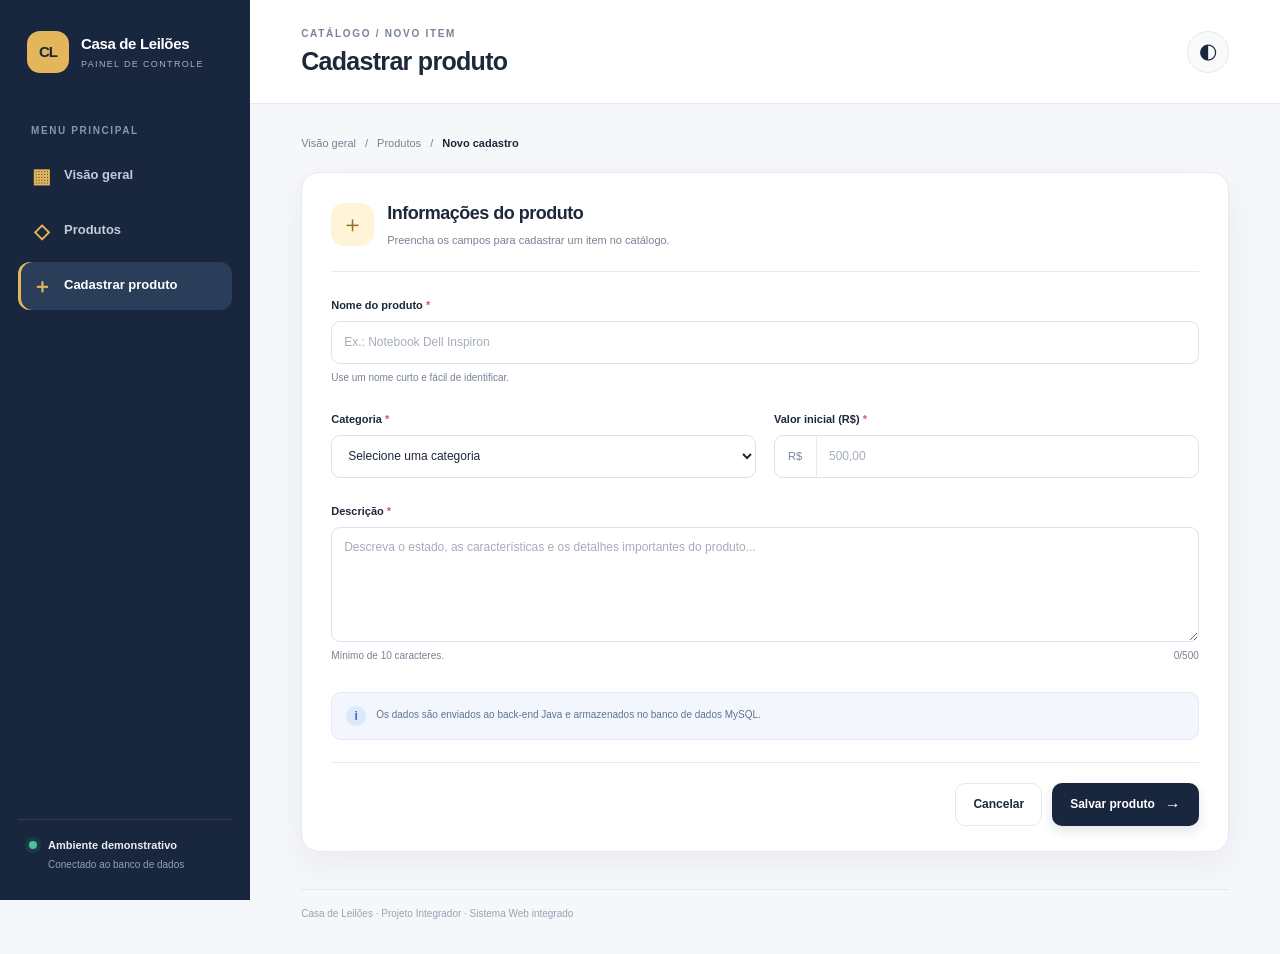
<file: target/classes/static/cadastro.html>
<!DOCTYPE html>
<html lang="pt-BR">
<head>
  <meta charset="UTF-8"><meta name="viewport" content="width=device-width, initial-scale=1.0">
  <meta name="description" content="Formulário para cadastro de produto na Casa de Leilões.">
  <title>Cadastrar produto | Casa de Leilões</title>
  <link rel="stylesheet" href="assets/css/style.css">
  <script src="assets/js/app.js" defer></script><script src="assets/js/cadastro.js" defer></script>
</head>
<body data-page="cadastro">
<div class="app-shell">
  <aside class="sidebar">
    <a class="brand" href="index.html"><span class="brand-mark">CL</span><span><strong>Casa de Leilões</strong><small>PAINEL DE CONTROLE</small></span></a>
    <div class="menu-label">MENU PRINCIPAL</div>
    <nav class="menu" aria-label="Navegação principal"><a class="nav-link" data-nav="home" href="index.html"><span class="nav-icon">▦</span> Visão geral</a><a class="nav-link" data-nav="produtos" href="produtos.html"><span class="nav-icon">◇</span> Produtos</a><a class="nav-link" data-nav="cadastro" href="cadastro.html"><span class="nav-icon">＋</span> Cadastrar produto</a></nav>
    <div class="sidebar-bottom"><div class="status-dot"></div><div><strong>Ambiente demonstrativo</strong><small>Conectado ao banco de dados</small></div></div>
  </aside>
  <main class="main-content">
    <header class="topbar"><div><p class="eyebrow">CATÁLOGO / NOVO ITEM</p><h1>Cadastrar produto</h1></div><button class="avatar" id="themeToggle" type="button" aria-label="Alternar tema" title="Alternar tema">◐</button></header>
    <div class="content-wrap narrow-content">
      <div class="breadcrumb"><a href="index.html">Visão geral</a><span>/</span><a href="produtos.html">Produtos</a><span>/</span><strong>Novo cadastro</strong></div>
      <section class="form-panel">
        <div class="form-heading"><div class="form-heading-icon">＋</div><div><h2>Informações do produto</h2><p>Preencha os campos para cadastrar um item no catálogo.</p></div></div>
        <form id="productForm" novalidate>
          <div class="form-grid">
            <div class="form-field full-width"><label for="name">Nome do produto <span class="required">*</span></label><input id="name" name="name" type="text" maxlength="70" placeholder="Ex.: Notebook Dell Inspiron" required><small class="field-help">Use um nome curto e fácil de identificar.</small><span class="field-error" data-error="name"></span></div>
            <div class="form-field"><label for="category">Categoria <span class="required">*</span></label><select id="category" name="category" required><option value="">Selecione uma categoria</option><option>Informática</option><option>Eletrônicos</option><option>Casa</option><option>Esporte</option><option>Colecionáveis</option><option>Outros</option></select><span class="field-error" data-error="category"></span></div>
            <div class="form-field"><label for="initialValue">Valor inicial (R$) <span class="required">*</span></label><div class="input-prefix"><span>R$</span><input id="initialValue" name="initialValue" type="number" min="0.01" step="0.01" placeholder="500,00" required></div><span class="field-error" data-error="initialValue"></span></div>
            <div class="form-field full-width"><label for="description">Descrição <span class="required">*</span></label><textarea id="description" name="description" rows="4" maxlength="500" placeholder="Descreva o estado, as características e os detalhes importantes do produto..." required></textarea><div class="field-foot"><small class="field-help">Mínimo de 10 caracteres.</small><small id="descriptionCount">0/500</small></div><span class="field-error" data-error="description"></span></div>
          </div>
          <div class="notice"><span>i</span><p>Os dados são enviados ao back-end Java e armazenados no banco de dados MySQL.</p></div>
          <div class="form-actions"><a class="button button-secondary" href="produtos.html">Cancelar</a><button class="button button-primary" type="submit">Salvar produto <span>→</span></button></div>
        </form>
      </section>
      <footer class="page-footer">Casa de Leilões · Projeto Integrador · Sistema Web integrado</footer>
    </div>
  </main>
</div>
<div class="toast" id="toast" role="status" aria-live="polite"></div>
</body>
</html>
</file>
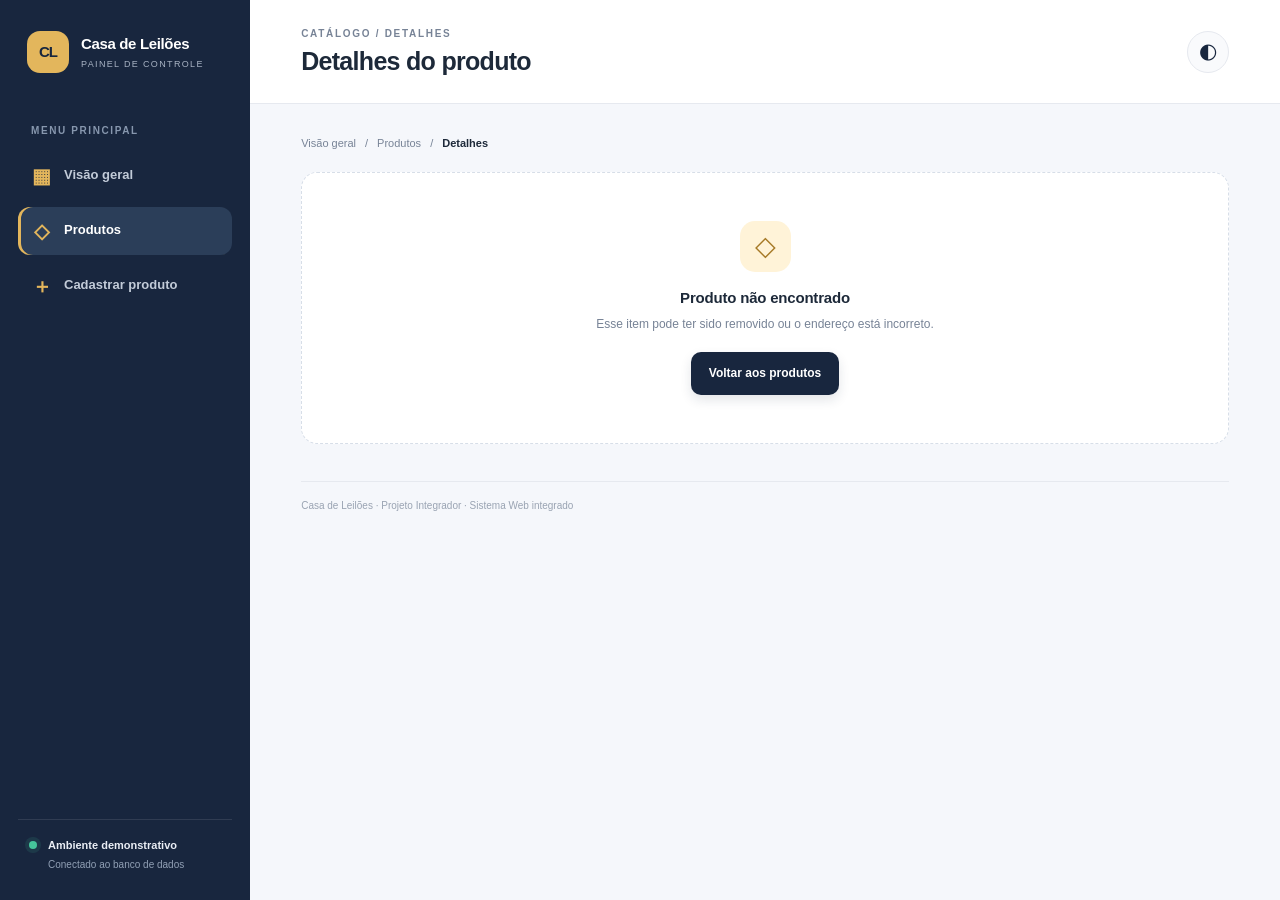
<file: target/classes/static/detalhes.html>
<!DOCTYPE html>
<html lang="pt-BR">
<head>
  <meta charset="UTF-8"><meta name="viewport" content="width=device-width, initial-scale=1.0">
  <meta name="description" content="Detalhes de um produto e registro de lances na Casa de Leilões.">
  <title>Detalhes do produto | Casa de Leilões</title>
  <link rel="stylesheet" href="assets/css/style.css">
  <script src="assets/js/app.js" defer></script><script src="assets/js/detalhes.js" defer></script>
</head>
<body data-page="produtos">
<div class="app-shell">
  <aside class="sidebar">
    <a class="brand" href="index.html"><span class="brand-mark">CL</span><span><strong>Casa de Leilões</strong><small>PAINEL DE CONTROLE</small></span></a>
    <div class="menu-label">MENU PRINCIPAL</div>
    <nav class="menu" aria-label="Navegação principal"><a class="nav-link" data-nav="home" href="index.html"><span class="nav-icon">▦</span> Visão geral</a><a class="nav-link" data-nav="produtos" href="produtos.html"><span class="nav-icon">◇</span> Produtos</a><a class="nav-link" data-nav="cadastro" href="cadastro.html"><span class="nav-icon">＋</span> Cadastrar produto</a></nav>
    <div class="sidebar-bottom"><div class="status-dot"></div><div><strong>Ambiente demonstrativo</strong><small>Conectado ao banco de dados</small></div></div>
  </aside>
  <main class="main-content">
    <header class="topbar"><div><p class="eyebrow">CATÁLOGO / DETALHES</p><h1>Detalhes do produto</h1></div><button class="avatar" id="themeToggle" type="button" aria-label="Alternar tema" title="Alternar tema">◐</button></header>
    <div class="content-wrap">
      <div class="breadcrumb"><a href="index.html">Visão geral</a><span>/</span><a href="produtos.html">Produtos</a><span>/</span><strong>Detalhes</strong></div>
      <div id="detailNotFound" class="empty-state hidden"><span class="empty-icon">◇</span><h3>Produto não encontrado</h3><p>Esse item pode ter sido removido ou o endereço está incorreto.</p><a class="button button-primary" href="produtos.html">Voltar aos produtos</a></div>
      <div id="detailContent" class="detail-layout">
        <section class="detail-main">
          <div class="detail-hero" id="detailHero"><span class="detail-emoji" id="detailEmoji">◇</span><span class="detail-category" id="detailCategory">Categoria</span></div>
          <div class="detail-title-row"><div><span class="status-badge" id="detailStatus">Ativo</span><h2 id="detailName">Nome do produto</h2></div><a class="back-link" href="produtos.html">← Voltar</a></div>
          <section class="detail-section"><h3>Sobre o produto</h3><p id="detailDescription"></p></section>
          <section class="detail-section"><div class="section-heading compact"><div><h3>Histórico de lances</h3><p class="section-description">Ofertas registradas para este produto.</p></div><span class="history-count" id="bidCount">0 lances</span></div><div id="bidHistory" class="bid-history"></div></section>
        </section>
        <aside class="detail-side">
          <div class="bid-card"><p class="eyebrow">VALOR ATUAL</p><div class="current-value" id="currentValue">R$ 0,00</div><div class="value-row"><span>Valor inicial</span><strong id="startValue">R$ 0,00</strong></div><div class="value-row"><span>Ofertas recebidas</span><strong id="totalBids">0</strong></div><div class="divider-line"></div>
            <form id="bidForm"><h3>Faça um lance</h3><div class="form-field"><label for="bidderName">Seu nome</label><input type="text" id="bidderName" name="bidderName" maxlength="60" placeholder="Nome do participante" required><span class="field-error" data-error="bidderName"></span></div><div class="form-field"><label for="bidValue">Valor do lance (R$)</label><input type="number" id="bidValue" name="bidValue" min="0.01" step="0.01" required><small class="field-help" id="minimumBidHelp"></small><span class="field-error" data-error="bidValue"></span></div><button class="button button-primary button-full" id="bidSubmit" type="submit">Registrar lance <span>→</span></button></form>
            <button class="button button-danger-outline button-full hidden" id="sellButton" type="button">✓ Marcar como vendido</button><p class="card-footnote" id="bidFootnote">O lance deve superar o valor atual do produto.</p>
          </div>
          <div class="tip-card"><span>✦</span><div><strong>Dica</strong><p>Os lances devem ser maiores que o valor inicial e que a maior oferta registrada.</p></div></div>
        </aside>
      </div>
      <footer class="page-footer">Casa de Leilões · Projeto Integrador · Sistema Web integrado</footer>
    </div>
  </main>
</div>
<div class="toast" id="toast" role="status" aria-live="polite"></div>
</body>
</html>
</file>
<file: target/classes/static/assets/css/style.css>
:root {
  --navy: #18263e;
  --navy-2: #223651;
  --gold: #e3b65c;
  --gold-dark: #ba8731;
  --ink: #1d2939;
  --muted: #778396;
  --muted-2: #a0a9b6;
  --line: #e6e9ef;
  --bg: #f5f7fb;
  --surface: #ffffff;
  --surface-2: #f9fafc;
  --green: #16866a;
  --green-bg: #e3f6ef;
  --red: #b94a54;
  --red-bg: #fff0f0;
  --blue-bg: #e8f0ff;
  --purple-bg: #f0eaff;
  --gold-bg: #fff3d8;
  --radius: 18px;
  --shadow: 0 12px 34px rgba(28, 45, 72, .055);
}

* { box-sizing: border-box; }
html { scroll-behavior: smooth; }
body { margin: 0; background: var(--bg); color: var(--ink); font-family: 'Segoe UI', Arial, sans-serif; font-size: 14px; line-height: 1.55; }
a { color: inherit; text-decoration: none; }
button, input, select, textarea { font: inherit; }
button, a, input, select, textarea { -webkit-tap-highlight-color: transparent; }
button:focus-visible, a:focus-visible, input:focus-visible, select:focus-visible, textarea:focus-visible { outline: 3px solid rgba(227, 182, 92, .7); outline-offset: 2px; }
button { cursor: pointer; }
.hidden { display: none !important; }
.sr-only { position: absolute; width: 1px; height: 1px; padding: 0; margin: -1px; overflow: hidden; clip: rect(0, 0, 0, 0); white-space: nowrap; border: 0; }

.app-shell { min-height: 100vh; }
.sidebar { position: fixed; inset: 0 auto 0 0; z-index: 10; display: flex; flex-direction: column; width: 250px; padding: 28px 18px 18px; color: #fff; background: var(--navy); }
.brand { display: flex; align-items: center; gap: 12px; min-height: 48px; padding: 0 9px; }
.brand-mark { display: grid; place-items: center; width: 42px; height: 42px; border-radius: 13px; background: var(--gold); color: var(--navy); font-family: 'Segoe UI', Arial, sans-serif; font-weight: 800; font-size: 15px; letter-spacing: -1px; }
.brand strong { display: block; font-family: 'Segoe UI', Arial, sans-serif; font-size: 15px; font-weight: 800; letter-spacing: -.35px; }
.brand small { display: block; margin-top: 2px; color: #a7b2c3; font-size: 9px; letter-spacing: 1.35px; }
.menu-label { margin: 47px 13px 13px; color: #8797ae; font-size: 10px; font-weight: 700; letter-spacing: 1.6px; }
.menu { display: grid; gap: 7px; }
.nav-link { display: flex; align-items: center; gap: 13px; min-height: 48px; padding: 0 14px; border-radius: 12px; color: #c2cbd8; font-size: 13px; font-weight: 600; transition: .18s ease; }
.nav-link:hover { background: rgba(255,255,255,.07); color: #fff; }
.nav-link.active { background: #2b3e59; color: #fff; box-shadow: inset 3px 0 var(--gold); }
.nav-icon { width: 19px; text-align: center; color: var(--gold); font-size: 20px; line-height: 1; }
.sidebar-bottom { display: flex; align-items: flex-start; gap: 11px; margin-top: auto; padding: 17px 11px 10px; border-top: 1px solid rgba(255,255,255,.1); }
.sidebar-bottom strong { display: block; color: #e9edf4; font-size: 11px; font-weight: 600; }
.sidebar-bottom small { display: block; margin-top: 4px; color: #91a0b5; font-size: 10px; line-height: 1.4; }
.status-dot { width: 8px; height: 8px; margin-top: 4px; border-radius: 50%; background: #45c59b; box-shadow: 0 0 0 4px rgba(69,197,155,.12); flex: 0 0 8px; }

.main-content { min-height: 100vh; margin-left: 250px; }
.topbar { display: flex; align-items: center; justify-content: space-between; min-height: 104px; padding: 20px clamp(25px, 4vw, 58px); background: var(--surface); border-bottom: 1px solid var(--line); }
.eyebrow { margin: 0 0 5px; color: var(--muted); font-size: 10px; font-weight: 700; letter-spacing: 1.7px; }
h1, h2, h3, p { margin-top: 0; }
h1, h2, h3 { color: var(--ink); font-family: 'Segoe UI', Arial, sans-serif; }
h1 { margin: 0; font-size: 25px; line-height: 1.25; font-weight: 800; letter-spacing: -.7px; }
h2 { margin: 0; font-size: 21px; font-weight: 800; letter-spacing: -.5px; }
h3 { margin: 0; font-size: 15px; font-weight: 800; letter-spacing: -.2px; }
.avatar { display: grid; place-items: center; width: 42px; height: 42px; border: 1px solid var(--line); border-radius: 50%; background: var(--surface-2); color: var(--navy); font-size: 21px; }
.avatar:hover { border-color: var(--gold); background: var(--gold-bg); }
.content-wrap { max-width: 1480px; margin: 0 auto; padding: 31px clamp(25px, 4vw, 58px) 32px; }
.narrow-content { max-width: 1140px; }

.welcome-banner { position: relative; display: flex; align-items: center; justify-content: space-between; min-height: 247px; overflow: hidden; padding: 33px 38px; border-radius: 22px; background: linear-gradient(112deg, #18263e 0%, #223954 76%, #2f4d68 100%); color: white; box-shadow: 0 18px 36px rgba(24,38,62,.16); }
.welcome-copy { position: relative; z-index: 2; max-width: 590px; }
.pill { display: inline-flex; align-items: center; border-radius: 999px; font-size: 9px; font-weight: 700; letter-spacing: 1.2px; }
.pill-light { padding: 7px 10px; border: 1px solid rgba(227,182,92,.42); background: rgba(227,182,92,.13); color: #f5d78f; }
.welcome-banner h2 { max-width: 490px; margin: 15px 0 9px; color: #fff; font-size: clamp(25px, 3vw, 34px); letter-spacing: -1.1px; line-height: 1.2; }
.welcome-banner p { max-width: 490px; margin-bottom: 23px; color: #c4cfdd; font-size: 13px; line-height: 1.7; }
.welcome-art { position: absolute; top: 0; right: 10px; width: 340px; height: 100%; opacity: .98; }
.art-circle { position: absolute; border: 1px solid rgba(255,255,255,.13); border-radius: 50%; }
.circle-one { width: 260px; height: 260px; top: -12px; right: 3px; }
.circle-two { width: 180px; height: 180px; top: 26px; right: 43px; }
.auction-hammer { position: absolute; top: 53px; right: 89px; display: grid; place-items: center; width: 108px; height: 108px; border-radius: 33px; background: linear-gradient(140deg, #f1d18d, #d6a746); color: #243449; font-size: 51px; transform: rotate(-9deg); box-shadow: 0 21px 38px rgba(0,0,0,.18); }
.art-tag { position: absolute; right: 3px; bottom: 32px; padding: 11px 18px; border: 1px solid rgba(255,255,255,.24); border-radius: 12px; background: rgba(255,255,255,.12); color: #dbe3ec; font-size: 9px; letter-spacing: 1.5px; line-height: 1.6; transform: rotate(5deg); backdrop-filter: blur(8px); }
.art-tag strong { color: #f4d58b; font-size: 13px; letter-spacing: 1px; }
.button { display: inline-flex; justify-content: center; align-items: center; gap: 10px; min-height: 43px; padding: 0 17px; border: 1px solid transparent; border-radius: 10px; font-size: 12px; font-weight: 700; transition: transform .15s ease, box-shadow .15s ease, background .15s ease; cursor: pointer; }
.button:hover { transform: translateY(-1px); }
.button span { font-size: 16px; line-height: 1; }
.button-primary { background: var(--navy); color: #fff; box-shadow: 0 5px 12px rgba(24,38,62,.12); }
.button-primary:hover { background: #2c405d; box-shadow: 0 8px 16px rgba(24,38,62,.17); }
.button-light { background: var(--gold); color: #1b2a40; }
.button-light:hover { background: #f0ca7a; }
.button-secondary { border-color: var(--line); background: var(--surface); color: var(--ink); }
.button-secondary:hover { border-color: #c7cfda; background: var(--surface-2); }
.button-danger-outline { border-color: #edc4c6; background: var(--surface); color: var(--red); }
.button-danger-outline:hover { background: var(--red-bg); }
.button-full { width: 100%; }

.stats-grid { display: grid; grid-template-columns: repeat(4, minmax(0, 1fr)); gap: 15px; margin-top: 22px; }
.stat-card { min-width: 0; padding: 19px 20px 17px; border: 1px solid var(--line); border-radius: 15px; background: var(--surface); box-shadow: var(--shadow); }
.stat-top { display: flex; align-items: center; justify-content: space-between; gap: 7px; }
.stat-icon { display: grid; place-items: center; width: 34px; height: 34px; border-radius: 10px; font-size: 20px; font-weight: 700; }
.icon-blue { background: var(--blue-bg); color: #396ac5; }
.icon-green { background: var(--green-bg); color: var(--green); }
.icon-gold { background: var(--gold-bg); color: #ac781d; }
.icon-purple { background: var(--purple-bg); color: #7d55c4; }
.stat-caption { color: #9aa3b1; font-size: 8px; font-weight: 700; letter-spacing: 1.2px; text-align: right; }
.stat-value { margin: 16px 0 0; color: var(--ink); font-family: 'Segoe UI', Arial, sans-serif; font-size: 28px; font-weight: 800; line-height: 1.1; letter-spacing: -.8px; }
.stat-label { margin: 5px 0 0; color: var(--muted); font-size: 11px; }

.section-block { margin-top: 35px; }
.section-heading { display: flex; align-items: flex-end; justify-content: space-between; gap: 18px; margin-bottom: 18px; }
.section-heading .eyebrow { margin-bottom: 5px; }
.section-description { margin: 6px 0 0; color: var(--muted); font-size: 12px; line-height: 1.6; }
.text-link { flex: 0 0 auto; color: var(--gold-dark); font-size: 12px; font-weight: 700; }
.text-link span { margin-left: 4px; font-size: 16px; }
.text-link:hover { color: var(--navy); }
.product-grid { display: grid; grid-template-columns: repeat(3, minmax(0, 1fr)); gap: 17px; }
.product-card { min-width: 0; overflow: hidden; border: 1px solid var(--line); border-radius: 16px; background: var(--surface); box-shadow: var(--shadow); transition: transform .18s ease, box-shadow .18s ease; }
.product-card:hover { transform: translateY(-3px); box-shadow: 0 15px 36px rgba(28,45,72,.1); }
.product-visual { position: relative; display: grid; place-items: center; height: 148px; overflow: hidden; }
.product-visual::before { position: absolute; width: 160px; height: 160px; border: 1px solid rgba(60,80,110,.1); border-radius: 50%; content: ""; }
.product-visual::after { position: absolute; width: 100px; height: 100px; border: 1px solid rgba(60,80,110,.1); border-radius: 50%; content: ""; }
.visual-blue { background: linear-gradient(135deg, #e5efff, #f1f4fa); }
.visual-purple { background: linear-gradient(135deg, #eee8ff, #f8f5ff); }
.visual-gold { background: linear-gradient(135deg, #fff0d4, #fff8ec); }
.visual-green { background: linear-gradient(135deg, #def4e9, #f3faf6); }
.visual-rose { background: linear-gradient(135deg, #ffe7e8, #fff6f6); }
.product-emoji { position: relative; z-index: 1; display: grid; place-items: center; width: 84px; height: 84px; border: 1px solid rgba(255,255,255,.8); border-radius: 25px; background: rgba(255,255,255,.63); font-size: 43px; box-shadow: 0 13px 25px rgba(31,47,72,.08); }
.status-badge { display: inline-flex; align-items: center; width: max-content; max-width: 100%; padding: 5px 9px; border-radius: 7px; font-size: 10px; font-weight: 700; line-height: 1; }
.product-visual .status-badge { position: absolute; top: 13px; right: 13px; z-index: 2; }
.status-active { background: var(--green-bg); color: var(--green); }
.status-sold { background: var(--red-bg); color: var(--red); }
.product-card-body { padding: 17px; }
.product-category { margin-bottom: 5px; color: var(--gold-dark); font-size: 10px; font-weight: 700; }
.product-card h3 { overflow: hidden; margin-bottom: 7px; text-overflow: ellipsis; white-space: nowrap; font-size: 15px; }
.product-description { display: -webkit-box; min-height: 41px; overflow: hidden; margin-bottom: 17px; color: var(--muted); font-size: 11px; line-height: 1.65; -webkit-box-orient: vertical; -webkit-line-clamp: 2; }
.product-price-row { display: flex; align-items: flex-end; justify-content: space-between; gap: 8px; margin-bottom: 15px; padding-top: 12px; border-top: 1px solid var(--line); }
.price-label { display: block; margin-bottom: 3px; color: var(--muted); font-size: 10px; }
.product-price { display: block; color: var(--ink); font-family: 'Segoe UI', Arial, sans-serif; font-size: 17px; font-weight: 800; white-space: nowrap; }
.bid-count { color: var(--muted); font-size: 10px; white-space: nowrap; }
.page-footer { margin-top: 37px; padding-top: 16px; border-top: 1px solid var(--line); color: #99a3b2; font-size: 10px; }

.page-intro-row { display: flex; align-items: center; justify-content: space-between; gap: 20px; margin-bottom: 22px; }
.page-intro-row h2 { font-size: 22px; }
.filter-panel { display: grid; grid-template-columns: minmax(200px, 1.8fr) minmax(160px, .85fr) minmax(145px, .7fr); gap: 12px; margin-bottom: 13px; padding: 15px; border: 1px solid var(--line); border-radius: 15px; background: var(--surface); }
.search-box { display: flex; align-items: center; gap: 10px; min-width: 0; padding: 0 12px; border: 1px solid var(--line); border-radius: 9px; background: var(--surface-2); color: var(--muted); }
.search-box span { font-size: 23px; line-height: 1; }
.search-box input { width: 100%; min-width: 0; height: 40px; border: 0; outline: 0; background: transparent; color: var(--ink); font-size: 12px; }
.select-wrap select { width: 100%; height: 42px; padding: 0 30px 0 12px; border: 1px solid var(--line); border-radius: 9px; background: var(--surface-2); color: var(--ink); font-size: 12px; }
.results-meta { display: flex; justify-content: space-between; gap: 12px; margin: 16px 2px; color: var(--ink); font-size: 11px; font-weight: 700; }
.results-note { color: var(--muted); font-weight: 400; }

.breadcrumb { display: flex; flex-wrap: wrap; align-items: center; gap: 9px; margin-bottom: 20px; color: var(--muted); font-size: 11px; }
.breadcrumb a:hover { color: var(--gold-dark); }
.breadcrumb strong { color: var(--ink); font-weight: 700; }
.form-panel { padding: 27px 29px 25px; border: 1px solid var(--line); border-radius: 18px; background: var(--surface); box-shadow: var(--shadow); }
.form-heading { display: flex; align-items: center; gap: 13px; margin-bottom: 25px; padding-bottom: 22px; border-bottom: 1px solid var(--line); }
.form-heading-icon { display: grid; place-items: center; width: 43px; height: 43px; border-radius: 13px; background: var(--gold-bg); color: #9c6e22; font-size: 23px; }
.form-heading h2 { margin-bottom: 4px; font-size: 18px; }
.form-heading p { margin: 0; color: var(--muted); font-size: 11px; }
.form-grid { display: grid; grid-template-columns: repeat(2, minmax(0, 1fr)); gap: 20px 18px; }
.form-field { display: flex; flex-direction: column; min-width: 0; }
.form-field label { margin-bottom: 7px; color: var(--ink); font-size: 11px; font-weight: 700; }
.required { color: #ca5d62; }
.form-field input, .form-field select, .form-field textarea { width: 100%; max-width: 100%; min-height: 43px; padding: 10px 12px; border: 1px solid #dce2ea; border-radius: 9px; outline: none; background: var(--surface); color: var(--ink); font-size: 12px; transition: border .15s ease, box-shadow .15s ease; }
.form-field textarea { min-height: 115px; resize: vertical; line-height: 1.6; }
.form-field input:focus, .form-field select:focus, .form-field textarea:focus { border-color: #d5a545; box-shadow: 0 0 0 3px rgba(227,182,92,.16); }
.form-field [aria-invalid="true"] { border-color: #cb5e63; }
.form-field input::placeholder, .form-field textarea::placeholder { color: #a4adba; }
.full-width { grid-column: 1 / -1; }
.field-help { margin-top: 6px; color: var(--muted); font-size: 10px; }
.field-error { min-height: 0; margin-top: 5px; color: var(--red); font-size: 10px; }
.input-prefix { position: relative; }
.input-prefix > span { position: absolute; top: 0; left: 0; display: grid; place-items: center; width: 43px; height: 43px; border-right: 1px solid var(--line); color: var(--muted); font-size: 11px; }
.input-prefix input { padding-left: 54px; }
.field-foot { display: flex; justify-content: space-between; gap: 10px; }
.field-foot > small:last-child { margin-top: 6px; color: var(--muted); font-size: 10px; }
.notice { display: flex; align-items: flex-start; gap: 10px; margin-top: 24px; padding: 13px 14px; border: 1px solid #dfe9f7; border-radius: 10px; background: #f3f7fd; }
.notice > span { display: grid; place-items: center; width: 20px; height: 20px; flex: 0 0 20px; border-radius: 50%; background: #dbe9fc; color: #3d6dba; font-size: 12px; font-weight: 800; }
.notice p { margin: 0; color: #60748e; font-size: 10px; line-height: 1.7; }
.form-actions { display: flex; justify-content: flex-end; gap: 10px; margin-top: 22px; padding-top: 20px; border-top: 1px solid var(--line); }

.detail-layout { display: grid; grid-template-columns: minmax(0, 1.55fr) minmax(290px, .8fr); gap: 22px; align-items: start; }
.detail-main { min-width: 0; }
.detail-hero { position: relative; display: grid; place-items: center; min-height: 235px; overflow: hidden; border-radius: 19px; }
.detail-hero::before, .detail-hero::after { position: absolute; border: 1px solid rgba(50,70,100,.12); border-radius: 50%; content: ""; }
.detail-hero::before { width: 270px; height: 270px; }
.detail-hero::after { width: 190px; height: 190px; }
.detail-emoji { position: relative; z-index: 1; display: grid; place-items: center; width: 118px; height: 118px; border: 1px solid rgba(255,255,255,.8); border-radius: 32px; background: rgba(255,255,255,.64); font-size: 62px; box-shadow: 0 18px 40px rgba(31,47,72,.09); }
.detail-category { position: absolute; right: 20px; bottom: 18px; z-index: 1; padding: 7px 11px; border-radius: 8px; background: rgba(255,255,255,.75); color: var(--ink); font-size: 10px; font-weight: 700; }
.detail-title-row { display: flex; align-items: flex-start; justify-content: space-between; gap: 12px; margin: 22px 0 19px; }
.detail-title-row h2 { margin-top: 9px; font-size: 25px; }
.back-link { margin-top: 9px; color: var(--muted); font-size: 11px; font-weight: 700; white-space: nowrap; }
.back-link:hover { color: var(--gold-dark); }
.detail-section { margin-top: 19px; padding: 22px; border: 1px solid var(--line); border-radius: 15px; background: var(--surface); }
.detail-section > p { margin: 11px 0 0; color: var(--muted); font-size: 12px; line-height: 1.8; white-space: pre-line; }
.section-heading.compact { align-items: center; margin: 0 0 12px; }
.section-heading.compact h3 { font-size: 15px; }
.history-count { color: var(--muted); font-size: 10px; white-space: nowrap; }
.bid-history { display: grid; }
.bid-row { display: flex; align-items: center; gap: 11px; min-width: 0; padding: 13px 0; border-top: 1px solid var(--line); }
.bid-avatar { display: grid; place-items: center; width: 35px; height: 35px; flex: 0 0 35px; border-radius: 50%; background: var(--blue-bg); color: #426db4; font-size: 12px; font-weight: 800; }
.bid-person { display: grid; gap: 3px; min-width: 0; flex: 1; }
.bid-person strong { overflow: hidden; color: var(--ink); font-size: 11px; text-overflow: ellipsis; white-space: nowrap; }
.bid-person small { color: var(--muted); font-size: 10px; }
.bid-amount { color: var(--green); font-family: 'Segoe UI', Arial, sans-serif; font-size: 12px; white-space: nowrap; }
.no-bids { display: flex; align-items: center; gap: 10px; padding: 14px 0 0; border-top: 1px solid var(--line); color: var(--muted); }
.no-bids span { color: var(--gold-dark); font-size: 21px; }
.no-bids p { margin: 0; font-size: 11px; }
.detail-side { position: sticky; top: 20px; display: grid; gap: 14px; }
.bid-card { padding: 21px; border: 1px solid var(--line); border-radius: 17px; background: var(--surface); box-shadow: var(--shadow); }
.bid-card .eyebrow { margin-bottom: 3px; }
.current-value { margin-bottom: 17px; color: var(--ink); font-family: 'Segoe UI', Arial, sans-serif; font-size: 30px; font-weight: 800; letter-spacing: -.8px; }
.value-row { display: flex; justify-content: space-between; gap: 10px; padding: 8px 0; color: var(--muted); font-size: 11px; }
.value-row strong { color: var(--ink); font-size: 11px; }
.divider-line { height: 1px; margin: 12px 0 18px; background: var(--line); }
.bid-card form h3 { margin-bottom: 16px; }
.bid-card .form-field { margin-bottom: 13px; }
.bid-card .form-field input { min-height: 42px; }
.bid-card .button-full { margin-top: 8px; }
.card-footnote { margin: 12px 0 0; color: var(--muted); font-size: 10px; line-height: 1.6; text-align: center; }
.tip-card { display: flex; gap: 11px; padding: 15px; border: 1px solid #f0dfb7; border-radius: 13px; background: #fff9eb; }
.tip-card > span { color: #af7a24; font-size: 18px; }
.tip-card strong { color: #6e5324; font-size: 11px; }
.tip-card p { margin: 4px 0 0; color: #8b744d; font-size: 10px; line-height: 1.65; }

.empty-state { display: flex; flex-direction: column; align-items: center; justify-content: center; padding: 48px 20px; border: 1px dashed #d7dee8; border-radius: 16px; background: var(--surface); text-align: center; }
.empty-icon { display: grid; place-items: center; width: 51px; height: 51px; margin-bottom: 14px; border-radius: 15px; background: var(--gold-bg); color: #a67926; font-size: 27px; }
.empty-state h3 { margin-bottom: 6px; }
.empty-state p { max-width: 350px; margin-bottom: 18px; color: var(--muted); font-size: 12px; }
.toast { position: fixed; right: 25px; bottom: 25px; z-index: 100; max-width: min(400px, calc(100vw - 40px)); padding: 13px 18px; border: 1px solid #cbe8dc; border-radius: 11px; background: #f0fbf6; color: #146a53; font-size: 12px; font-weight: 700; box-shadow: 0 14px 30px rgba(19,61,49,.12); opacity: 0; pointer-events: none; transform: translateY(10px); transition: .2s ease; }
.toast.show { opacity: 1; transform: translateY(0); }
.toast-error { border-color: #f1cbcd; background: #fff5f5; color: #a63c44; }

/* Tema escuro opcional: o estado é mantido no navegador. */
body.dark-theme { --ink: #edf2f8; --muted: #a3afc0; --muted-2: #8392a6; --line: #334259; --bg: #111a28; --surface: #1a2738; --surface-2: #202f42; --shadow: 0 12px 34px rgba(0,0,0,.14); --blue-bg: #263a59; --green-bg: #193d39; --purple-bg: #352b50; --gold-bg: #493a23; --red-bg: #492a34; }
.dark-theme .topbar { background: var(--surface); }
.dark-theme .stat-card, .dark-theme .product-card, .dark-theme .filter-panel, .dark-theme .form-panel, .dark-theme .detail-section, .dark-theme .bid-card, .dark-theme .empty-state { border-color: var(--line); }
.dark-theme .welcome-banner { background: linear-gradient(112deg, #0d1522 0%, #1a2b43 76%, #1f3b54 100%); }
.dark-theme .search-box, .dark-theme .select-wrap select { border-color: var(--line); }
.dark-theme .search-box input, .dark-theme .form-field input, .dark-theme .form-field select, .dark-theme .form-field textarea { border-color: var(--line); background: var(--surface-2); color: var(--ink); }
.dark-theme .button-secondary, .dark-theme .button-danger-outline { border-color: var(--line); background: var(--surface-2); color: var(--ink); }
.dark-theme .product-visual, .dark-theme .detail-hero { filter: brightness(.83); }
.dark-theme .notice { border-color: #334660; background: #202f42; }
.dark-theme .notice p { color: #a9bdd4; }
.dark-theme .tip-card { border-color: #51452d; background: #302a21; }
.dark-theme .tip-card strong { color: #eed19a; }
.dark-theme .tip-card p { color: #c3b18e; }

@media (max-width: 1180px) {
  .sidebar { width: 220px; }
  .main-content { margin-left: 220px; }
  .stats-grid { grid-template-columns: repeat(2, minmax(0, 1fr)); }
  .product-grid { grid-template-columns: repeat(2, minmax(0, 1fr)); }
  .welcome-art { right: -70px; opacity: .7; }
}
@media (max-width: 850px) {
  .sidebar { position: static; width: 100%; padding: 13px 18px; }
  .brand { min-height: 42px; }
  .menu-label, .sidebar-bottom { display: none; }
  .menu { display: flex; gap: 5px; margin-top: 13px; overflow-x: auto; }
  .nav-link { flex: 0 0 auto; min-height: 39px; padding: 0 12px; font-size: 11px; }
  .nav-link.active { box-shadow: inset 0 -3px var(--gold); }
  .nav-icon { font-size: 17px; }
  .main-content { margin-left: 0; }
  .topbar { min-height: 88px; padding: 17px 22px; }
  .content-wrap { padding: 22px; }
  .detail-layout { grid-template-columns: 1fr; }
  .detail-side { position: static; grid-row: 1; }
  .bid-card { max-width: none; }
}
@media (max-width: 600px) {
  .welcome-banner { min-height: 270px; padding: 25px 22px; }
  .welcome-copy { max-width: 100%; }
  .welcome-banner h2 { max-width: 95%; font-size: 26px; }
  .welcome-banner p { max-width: 95%; font-size: 12px; }
  .welcome-art { right: -210px; opacity: .25; }
  .stats-grid { gap: 10px; }
  .stat-card { padding: 14px; }
  .stat-value { font-size: 25px; }
  .stat-caption { display: none; }
  .product-grid { grid-template-columns: 1fr; }
  .product-visual { height: 160px; }
  .section-heading, .page-intro-row { align-items: flex-start; flex-direction: column; }
  .page-intro-row .button { width: 100%; }
  .filter-panel { grid-template-columns: 1fr; padding: 11px; }
  .results-meta { flex-direction: column; gap: 4px; }
  .form-panel { padding: 20px 16px; }
  .form-grid { grid-template-columns: 1fr; gap: 17px; }
  .full-width { grid-column: auto; }
  .form-actions { flex-direction: column-reverse; }
  .form-actions .button { width: 100%; }
  .detail-title-row h2 { font-size: 22px; }
  .detail-hero { min-height: 190px; }
  .detail-section { padding: 17px; }
  .current-value { font-size: 28px; }
  .topbar h1 { font-size: 22px; }
}
</file>
